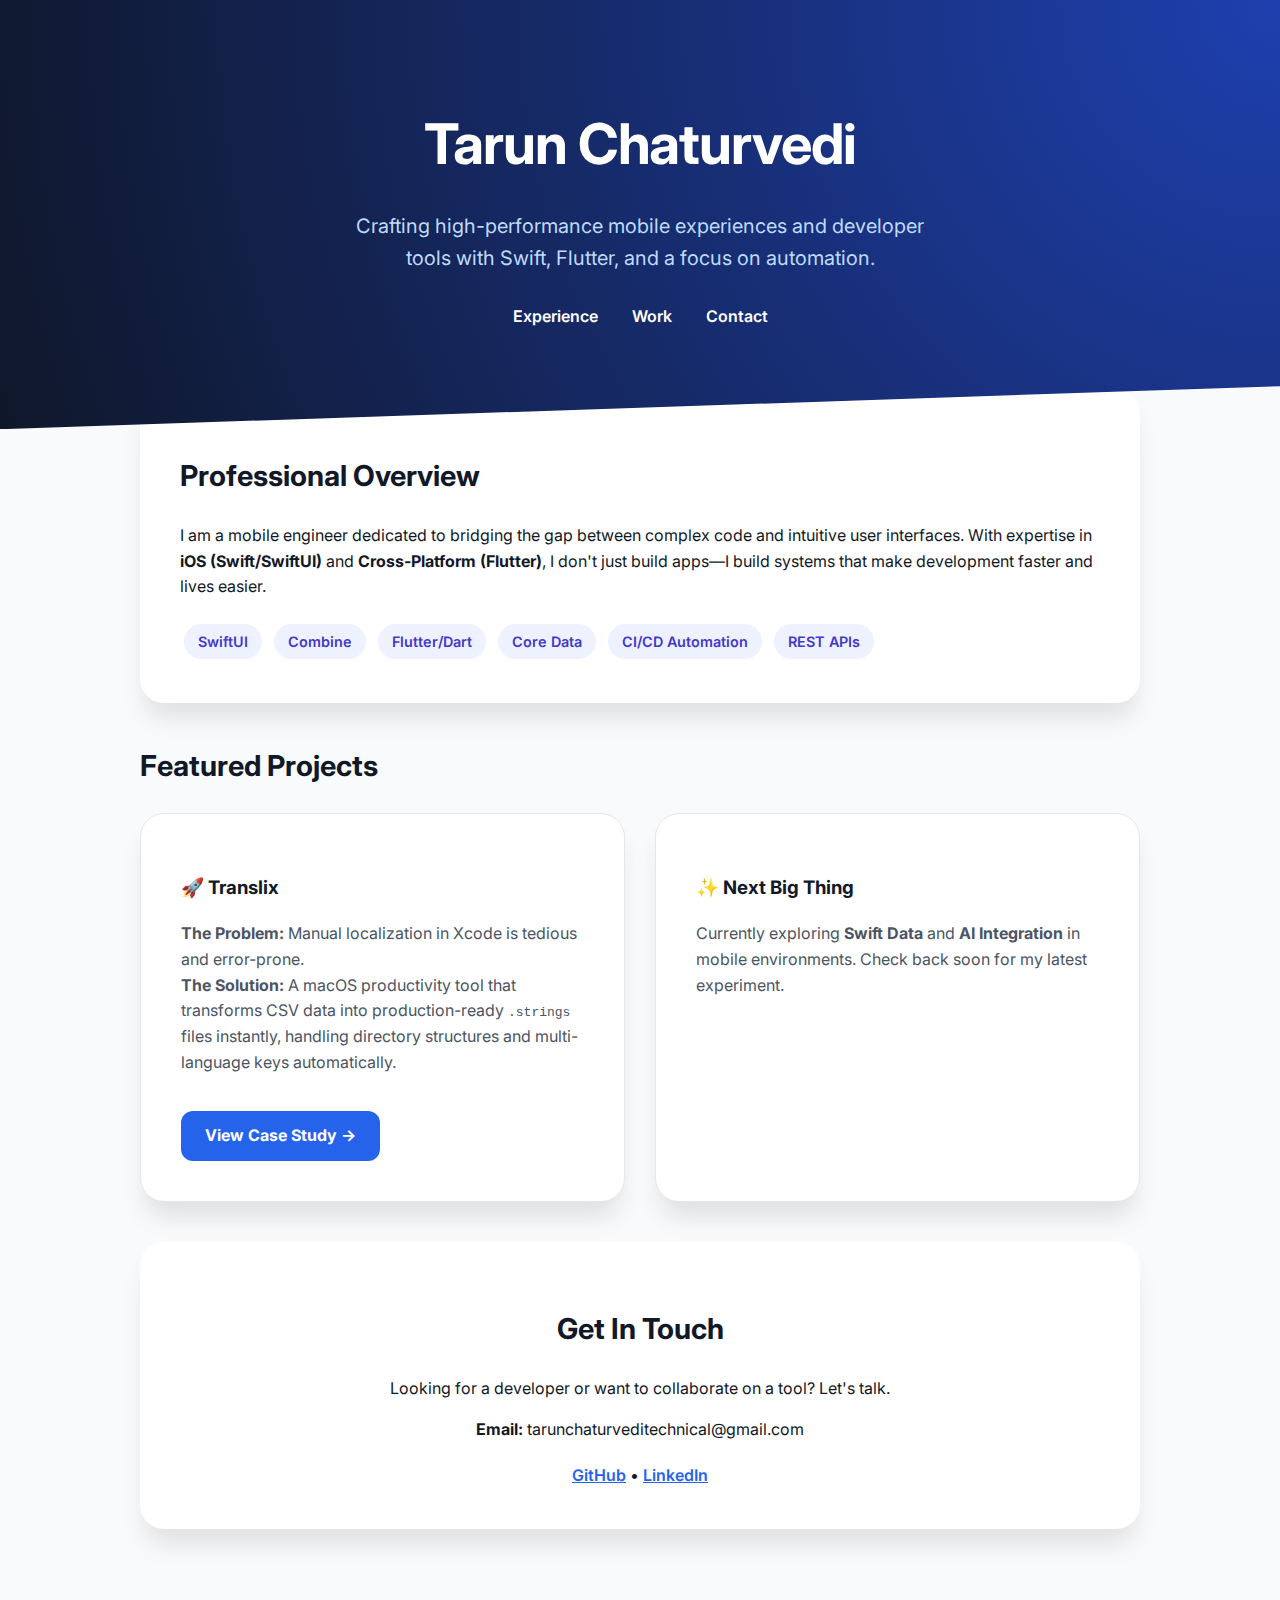
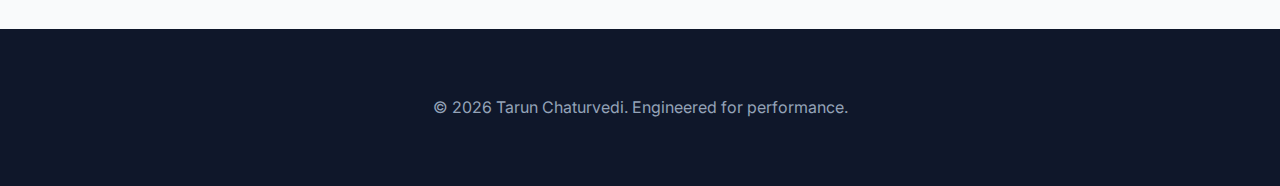
<file: index.html>
<!DOCTYPE html>
<html lang="en">
<head>
  <meta charset="UTF-8" />
  <meta name="viewport" content="width=device-width, initial-scale=1.0"/>
  <title>Tarun Chaturvedi | iOS & Flutter Engineer</title>
  <link rel="preconnect" href="https://fonts.googleapis.com">
  <link rel="preconnect" href="https://fonts.gstatic.com" crossorigin>
  <link href="https://fonts.googleapis.com/css2?family=Inter:wght@400;600;800&display=swap" rel="stylesheet">

  <style>
    :root {
      --primary: #2563eb;
      --primary-dark: #1d4ed8;
      --bg-light: #f9fafb;
      --text-main: #111827;
      --text-muted: #4b5563;
    }

    body {
      font-family: 'Inter', sans-serif;
      margin: 0;
      background: var(--bg-light);
      color: var(--text-main);
      line-height: 1.6;
    }

    header {
      padding: 100px 20px;
      text-align: center;
      background: radial-gradient(circle at top right, #1e40af, #0f172a);
      color: white;
      clip-path: polygon(0 0, 100% 0, 100% 90%, 0% 100%);
    }

    header h1 {
      margin: 0;
      font-size: 3.5rem;
      letter-spacing: -0.02em;
    }

    header p {
      font-size: 1.25rem;
      max-width: 600px;
      margin: 20px auto;
      color: #bfdbfe;
    }

    nav { margin-top: 30px; }
    nav a {
      color: white;
      margin: 0 15px;
      text-decoration: none;
      font-weight: 600;
      transition: color 0.3s;
    }
    nav a:hover { color: #60a5fa; }

    main {
      max-width: 1000px;
      margin: -40px auto 100px;
      padding: 0 20px;
    }

    .card {
      background: white;
      padding: 40px;
      border-radius: 24px;
      box-shadow: 0 20px 25px -5px rgba(0,0,0,0.1);
      margin-bottom: 40px;
    }

    .section-title {
      font-size: 1.8rem;
      margin-bottom: 1.5rem;
      display: flex;
      align-items: center;
      gap: 10px;
    }

    .grid {
      display: grid;
      grid-template-columns: repeat(auto-fit, minmax(300px, 1fr));
      gap: 30px;
    }

    .skill-tag {
      display: inline-block;
      background: #eef2ff;
      color: #4338ca;
      padding: 6px 14px;
      border-radius: 99px;
      font-size: 0.9rem;
      font-weight: 600;
      margin: 4px;
    }

    .project-card {
      border: 1px solid #e5e7eb;
      transition: transform 0.3s, box-shadow 0.3s;
    }
    .project-card:hover {
      transform: translateY(-5px);
      box-shadow: 0 25px 50px -12px rgba(0,0,0,0.15);
    }

    .btn {
      display: inline-block;
      padding: 12px 24px;
      border-radius: 12px;
      background: var(--primary);
      color: white;
      text-decoration: none;
      font-weight: 700;
      margin-top: 20px;
    }

    footer {
      background: #0f172a;
      color: #94a3b8;
      text-align: center;
      padding: 50px 20px;
    }

    @media (max-width: 600px) {
      header h1 { font-size: 2.5rem; }
    }
  </style>
</head>
<body>

<header>
  <h1>Tarun Chaturvedi</h1>
  <p>Crafting high-performance mobile experiences and developer tools with Swift, Flutter, and a focus on automation.</p>
  <nav>
    <a href="#about">Experience</a>
    <a href="#projects">Work</a>
    <a href="#contact">Contact</a>
  </nav>
</header>

<main>
  <section id="about" class="card">
    <h2 class="section-title">Professional Overview</h2>
    <p>
      I am a mobile engineer dedicated to bridging the gap between complex code and intuitive user interfaces. 
      With expertise in <b>iOS (Swift/SwiftUI)</b> and <b>Cross-Platform (Flutter)</b>, I don't just build apps—I build 
      systems that make development faster and lives easier.
    </p>
    <div style="margin-top: 20px;">
      <span class="skill-tag">SwiftUI</span>
      <span class="skill-tag">Combine</span>
      <span class="skill-tag">Flutter/Dart</span>
      <span class="skill-tag">Core Data</span>
      <span class="skill-tag">CI/CD Automation</span>
      <span class="skill-tag">REST APIs</span>
    </div>
  </section>

  <section id="projects">
    <h2 class="section-title">Featured Projects</h2>
    <div class="grid">
      <div class="card project-card">
        <h3>🚀 Translix</h3>
        <p style="color: var(--text-muted);">
          <b>The Problem:</b> Manual localization in Xcode is tedious and error-prone. <br>
          <b>The Solution:</b> A macOS productivity tool that transforms CSV data into production-ready <code>.strings</code> files instantly, handling directory structures and multi-language keys automatically.
        </p>
        <a class="btn" href="Translix/index.html">View Case Study →</a>
      </div>

      <div class="card project-card">
        <h3>✨ Next Big Thing</h3>
        <p style="color: var(--text-muted);">
          Currently exploring <b>Swift Data</b> and <b>AI Integration</b> in mobile environments. Check back soon for my latest experiment.
        </p>
      </div>
    </div>
  </section>

  <section id="contact" class="card" style="text-align: center;">
    <h2 class="section-title" style="justify-content: center;">Get In Touch</h2>
    <p>Looking for a developer or want to collaborate on a tool? Let's talk.</p>
    <p><b>Email:</b> tarunchaturveditechnical@gmail.com</p>
    <div style="margin-top: 20px;">
        <a href="https://github.com/tanuj33" style="color: var(--primary); font-weight: 600;">GitHub</a> • 
        <a href="https://www.linkedin.com/in/tarun-chaturvedi" style="color: var(--primary); font-weight: 600;">LinkedIn</a>
    </div>
  </section>
</main>

<footer>
  <p>© 2026 Tarun Chaturvedi. Engineered for performance.</p>
</footer>

</body>
</html>
</file>
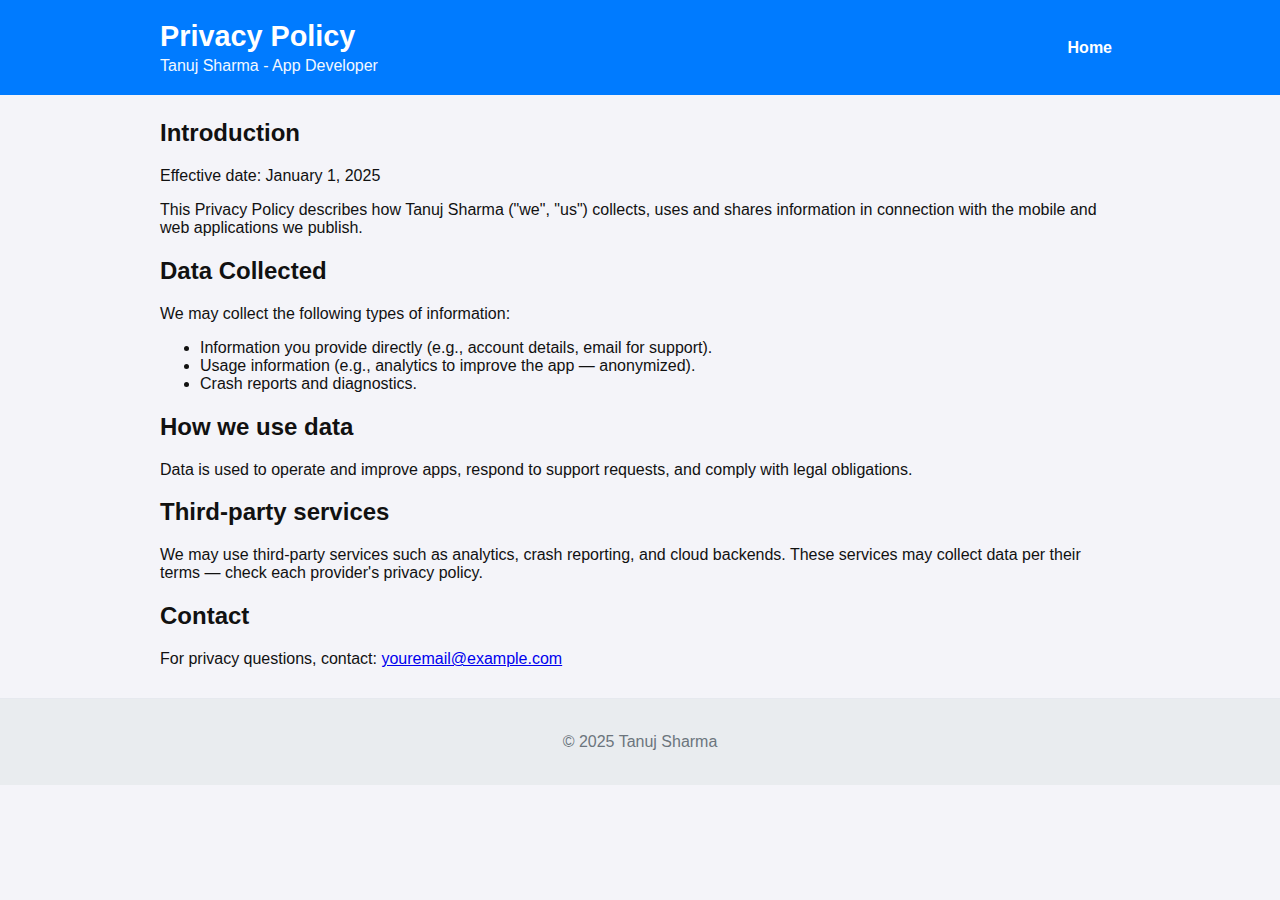
<file: privacy.html>
<!doctype html>
<html lang="en">
<head>
  <meta charset="utf-8" />
  <meta name="viewport" content="width=device-width,initial-scale=1" />
  <title>Privacy Policy — Tanuj Sharma</title>
  <link rel="stylesheet" href="style.css" />
</head>
<body>
  <header>
    <div class="container header-inner"><div class="title"><h1>Privacy Policy</h1><p class="subtitle">Tanuj Sharma - App Developer</p></div><nav class="main-nav"><a href="/">Home</a></nav></div>
  </header>

  <main class="container">
    <section>
      <h2>Introduction</h2>
      <p>Effective date: January 1, 2025</p>
      <p>This Privacy Policy describes how Tanuj Sharma ("we", "us") collects, uses and shares information in connection with the mobile and web applications we publish.</p>
    </section>

    <section>
      <h2>Data Collected</h2>
      <p>We may collect the following types of information:</p>
      <ul>
        <li>Information you provide directly (e.g., account details, email for support).</li>
        <li>Usage information (e.g., analytics to improve the app — anonymized).</li>
        <li>Crash reports and diagnostics.</li>
      </ul>
    </section>

    <section>
      <h2>How we use data</h2>
      <p>Data is used to operate and improve apps, respond to support requests, and comply with legal obligations.</p>
    </section>

    <section>
      <h2>Third-party services</h2>
      <p>We may use third-party services such as analytics, crash reporting, and cloud backends. These services may collect data per their terms — check each provider's privacy policy.</p>
    </section>

    <section>
      <h2>Contact</h2>
      <p>For privacy questions, contact: <a href="mailto:youremail@example.com">youremail@example.com</a></p>
    </section>
  </main>

  <footer><div class="container"><p>&copy; 2025 Tanuj Sharma</p></div></footer>
</body>
</html>
</file>
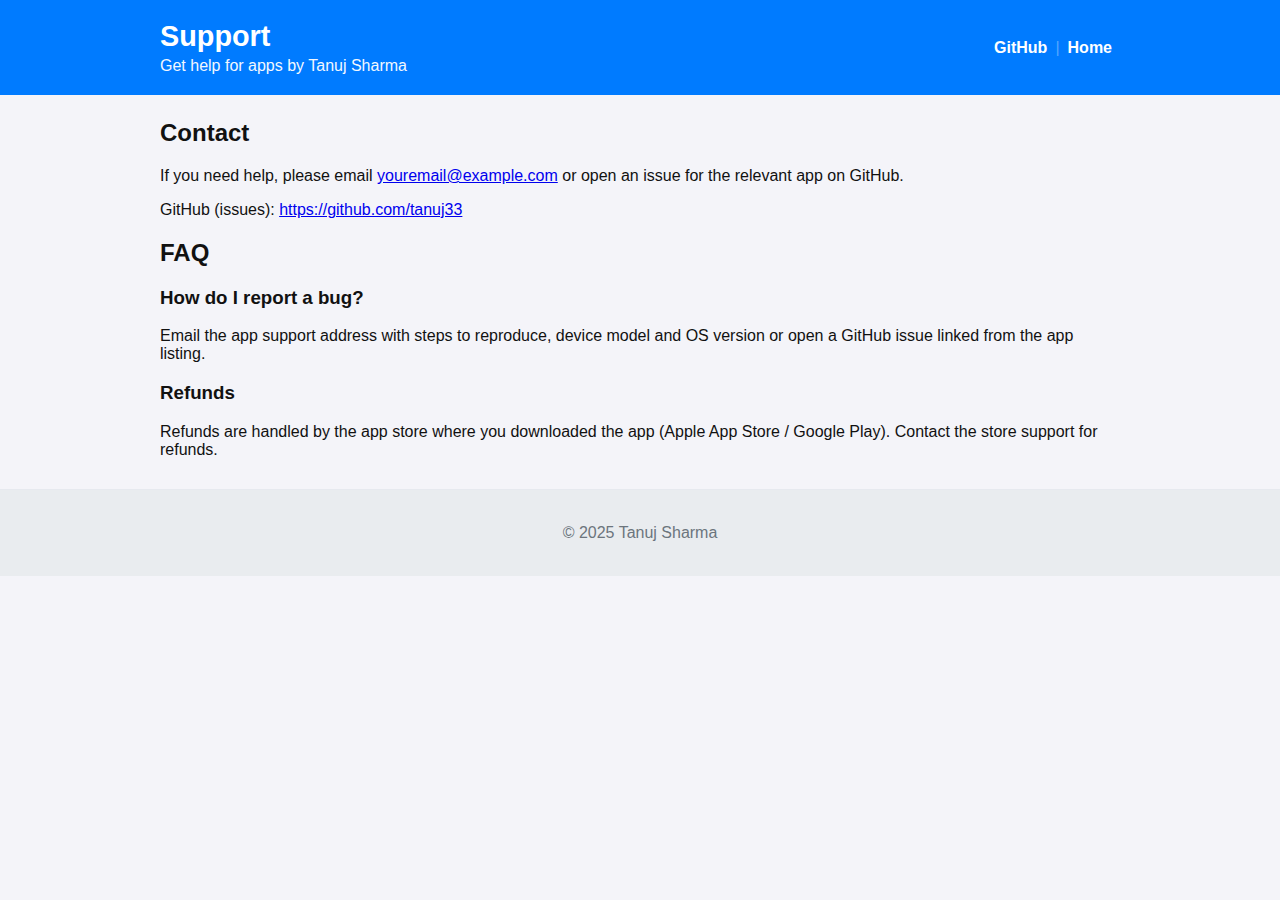
<file: support.html>
<!doctype html>
<html lang="en">
<head>
  <meta charset="utf-8" />
  <meta name="viewport" content="width=device-width,initial-scale=1" />
  <title>Support — Tanuj Sharma</title>
  <link rel="stylesheet" href="style.css" />
</head>
<body>
  <header>
    <div class="container header-inner">
      <div class="title"><h1>Support</h1><p class="subtitle">Get help for apps by Tanuj Sharma</p></div>
      <nav class="main-nav"><a href="https://github.com/tanuj33">GitHub</a><span class="sep">|</span><a href="/">Home</a></nav>
    </div>
  </header>

  <main class="container">
    <section>
      <h2>Contact</h2>
      <p>If you need help, please email <a href="mailto:youremail@example.com">youremail@example.com</a> or open an issue for the relevant app on GitHub.</p>
      <p>GitHub (issues): <a href="https://github.com/tanuj33">https://github.com/tanuj33</a></p>
    </section>

    <section>
      <h2>FAQ</h2>
      <h3>How do I report a bug?</h3>
      <p>Email the app support address with steps to reproduce, device model and OS version or open a GitHub issue linked from the app listing.</p>
      <h3>Refunds</h3>
      <p>Refunds are handled by the app store where you downloaded the app (Apple App Store / Google Play). Contact the store support for refunds.</p>
    </section>
  </main>

  <footer><div class="container"><p>&copy; 2025 Tanuj Sharma</p></div></footer>
</body>
</html>
</file>
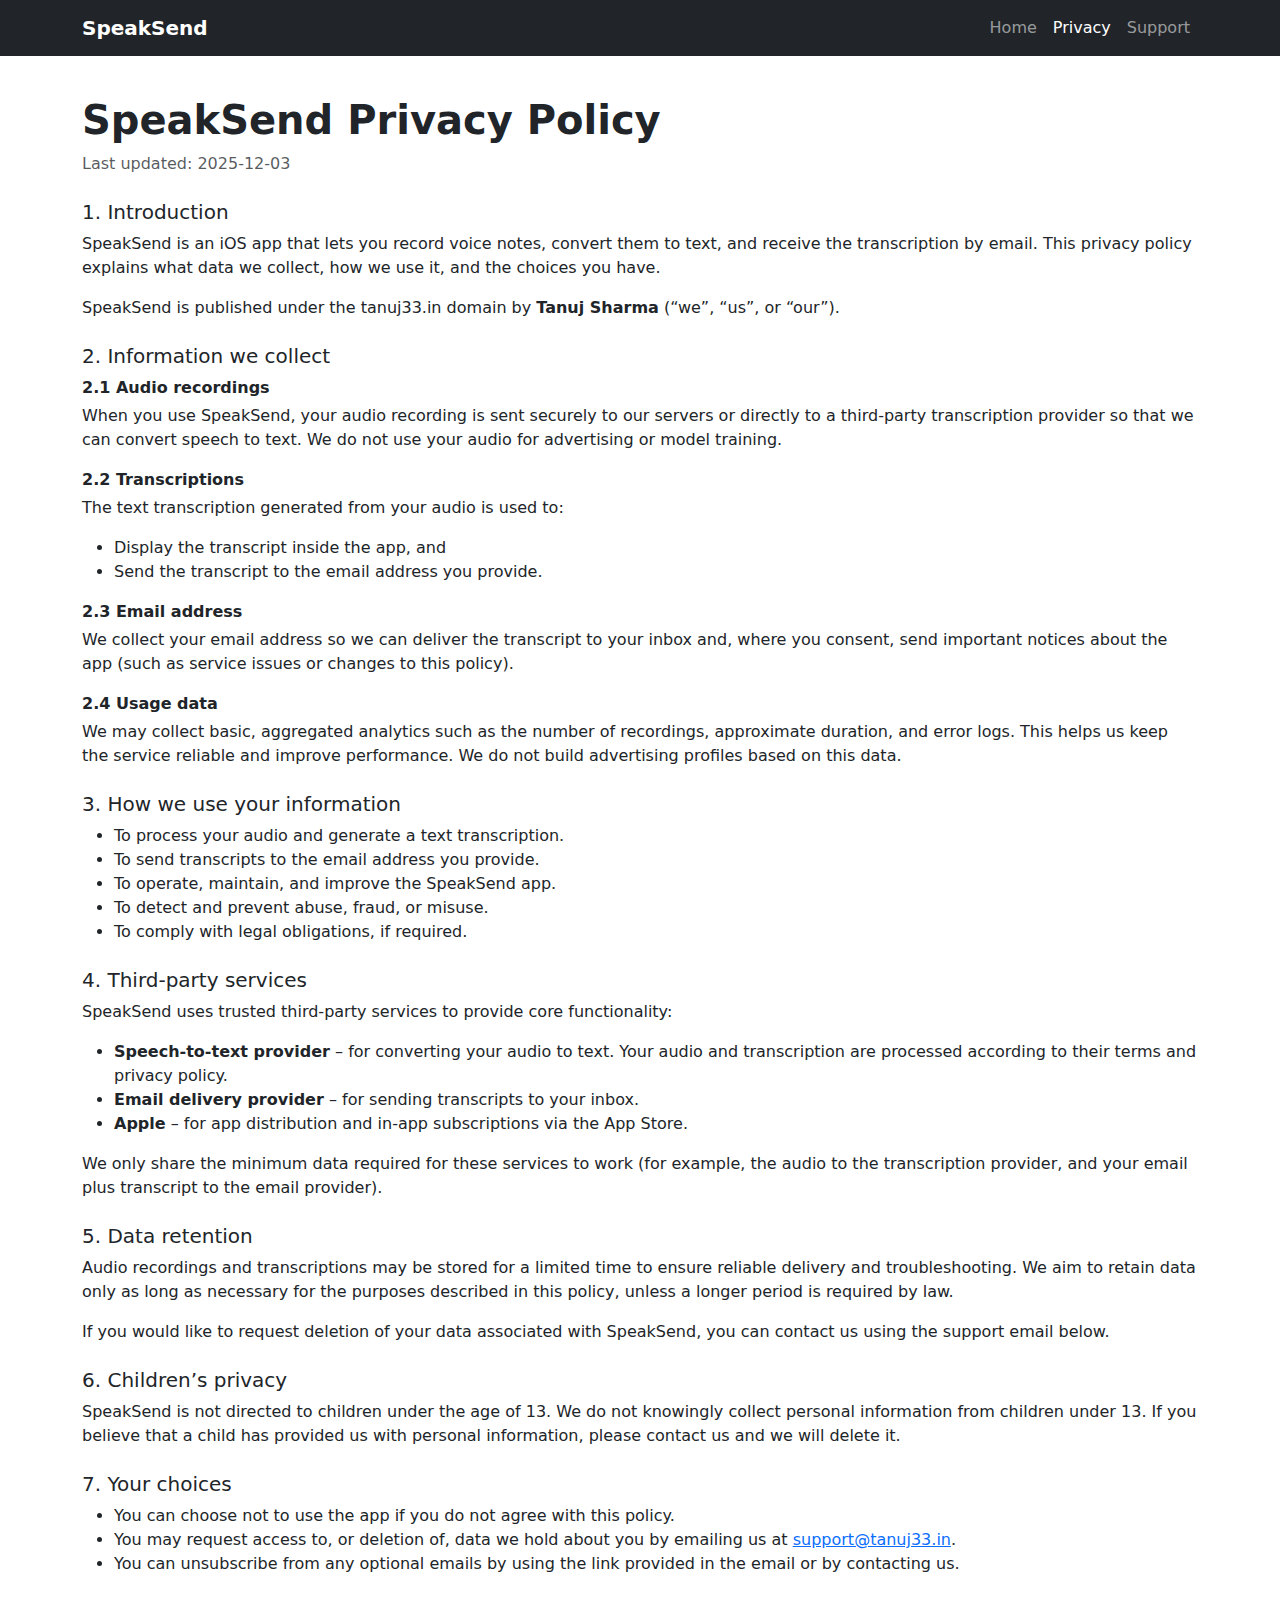
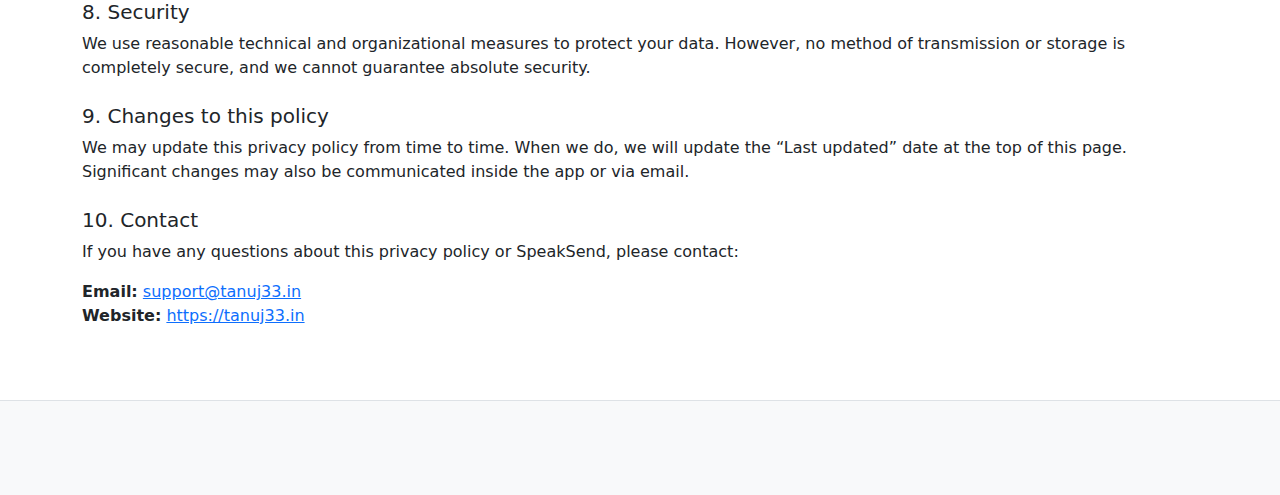
<file: speaksend/privacy.html>
<!DOCTYPE html>
<html lang="en">
<head>
  <meta charset="UTF-8">
  <title>SpeakSend – Privacy Policy</title>
  <meta name="viewport" content="width=device-width, initial-scale=1">
  <meta name="description" content="Privacy policy for the SpeakSend iOS app.">
  <link href="https://cdn.jsdelivr.net/npm/bootstrap@5.3.3/dist/css/bootstrap.min.css" rel="stylesheet">
  <style>
    .fade-section {
      opacity: 0;
      transform: translateY(18px);
      transition: opacity 0.5s ease, transform 0.5s ease;
    }
    .fade-section.visible {
      opacity: 1;
      transform: translateY(0);
    }
    .flag-india {
      width: 24px;
      height: 16px;
      display: inline-block;
    }
    .flag-india svg {
      display: block;
      width: 100%;
      height: 100%;
      border-radius: 2px;
      box-shadow: 0 1px 2px rgba(0,0,0,0.18);
    }
    .navbar.scrolled {
      background-color: #020617 !important;
      box-shadow: 0 4px 15px rgba(15, 23, 42, 0.3);
    }
  </style>
</head>
<body>

<!-- NAVBAR -->
<nav class="navbar navbar-expand-lg navbar-dark bg-dark fixed-top">
  <div class="container">
    <a class="navbar-brand fw-semibold" href="/speaksend/">SpeakSend</a>
    <button class="navbar-toggler" type="button" data-bs-toggle="collapse" data-bs-target="#nav">
      <span class="navbar-toggler-icon"></span>
    </button>
    <div class="collapse navbar-collapse" id="nav">
      <ul class="navbar-nav ms-auto mb-2 mb-lg-0">
        <li class="nav-item"><a class="nav-link" href="/">Home</a></li>
        <li class="nav-item"><a class="nav-link active" href="/speaksend/privacy.html">Privacy</a></li>
        <li class="nav-item"><a class="nav-link" href="/speaksend/support.html">Support</a></li>
      </ul>
    </div>
  </div>
</nav>

<!-- CONTENT -->
<section class="py-5 fade-section" style="padding-top:6rem !important;">
  <div class="container">
    <h1 class="fw-bold mb-2">SpeakSend Privacy Policy</h1>
    <p class="text-muted mb-4">
      Last updated: 2025-12-03
    </p>

    <div class="mb-4">
      <h5>1. Introduction</h5>
      <p>
        SpeakSend is an iOS app that lets you record voice notes, convert them to text,
        and receive the transcription by email. This privacy policy explains what data
        we collect, how we use it, and the choices you have.
      </p>
      <p>
        SpeakSend is published under the tanuj33.in domain by <strong>Tanuj Sharma</strong>
        (“we”, “us”, or “our”).
      </p>
    </div>

    <div class="mb-4">
      <h5>2. Information we collect</h5>
      <p class="mb-1 fw-semibold">2.1 Audio recordings</p>
      <p>
        When you use SpeakSend, your audio recording is sent securely to our servers or
        directly to a third-party transcription provider so that we can convert speech
        to text. We do not use your audio for advertising or model training.
      </p>

      <p class="mb-1 fw-semibold">2.2 Transcriptions</p>
      <p>
        The text transcription generated from your audio is used to:
      </p>
      <ul>
        <li>Display the transcript inside the app, and</li>
        <li>Send the transcript to the email address you provide.</li>
      </ul>

      <p class="mb-1 fw-semibold">2.3 Email address</p>
      <p>
        We collect your email address so we can deliver the transcript to your inbox
        and, where you consent, send important notices about the app (such as service
        issues or changes to this policy).
      </p>

      <p class="mb-1 fw-semibold">2.4 Usage data</p>
      <p>
        We may collect basic, aggregated analytics such as the number of recordings,
        approximate duration, and error logs. This helps us keep the service reliable
        and improve performance. We do not build advertising profiles based on this data.
      </p>
    </div>

    <div class="mb-4">
      <h5>3. How we use your information</h5>
      <ul>
        <li>To process your audio and generate a text transcription.</li>
        <li>To send transcripts to the email address you provide.</li>
        <li>To operate, maintain, and improve the SpeakSend app.</li>
        <li>To detect and prevent abuse, fraud, or misuse.</li>
        <li>To comply with legal obligations, if required.</li>
      </ul>
    </div>

    <div class="mb-4">
      <h5>4. Third-party services</h5>
      <p>SpeakSend uses trusted third-party services to provide core functionality:</p>
      <ul>
        <li>
          <strong>Speech-to-text provider</strong> – for converting your audio to text.
          Your audio and transcription are processed according to their terms and privacy policy.
        </li>
        <li>
          <strong>Email delivery provider</strong> – for sending transcripts to your inbox.
        </li>
        <li>
          <strong>Apple</strong> – for app distribution and in-app subscriptions via the App Store.
        </li>
      </ul>
      <p>
        We only share the minimum data required for these services to work (for example,
        the audio to the transcription provider, and your email plus transcript to the
        email provider).
      </p>
    </div>

    <div class="mb-4">
      <h5>5. Data retention</h5>
      <p>
        Audio recordings and transcriptions may be stored for a limited time to ensure
        reliable delivery and troubleshooting. We aim to retain data only as long as
        necessary for the purposes described in this policy, unless a longer period is
        required by law.
      </p>
      <p>
        If you would like to request deletion of your data associated with SpeakSend,
        you can contact us using the support email below.
      </p>
    </div>

    <div class="mb-4">
      <h5>6. Children’s privacy</h5>
      <p>
        SpeakSend is not directed to children under the age of 13. We do not knowingly
        collect personal information from children under 13. If you believe that a child
        has provided us with personal information, please contact us and we will delete it.
      </p>
    </div>

    <div class="mb-4">
      <h5>7. Your choices</h5>
      <ul>
        <li>You can choose not to use the app if you do not agree with this policy.</li>
        <li>
          You may request access to, or deletion of, data we hold about you by emailing us at
          <a href="mailto:support@tanuj33.in">support@tanuj33.in</a>.
        </li>
        <li>
          You can unsubscribe from any optional emails by using the link provided in
          the email or by contacting us.
        </li>
      </ul>
    </div>

    <div class="mb-4">
      <h5>8. Security</h5>
      <p>
        We use reasonable technical and organizational measures to protect your data.
        However, no method of transmission or storage is completely secure, and we
        cannot guarantee absolute security.
      </p>
    </div>

    <div class="mb-4">
      <h5>9. Changes to this policy</h5>
      <p>
        We may update this privacy policy from time to time. When we do, we will update
        the “Last updated” date at the top of this page. Significant changes may also
        be communicated inside the app or via email.
      </p>
    </div>

    <div class="mb-4">
      <h5>10. Contact</h5>
      <p>
        If you have any questions about this privacy policy or SpeakSend, please contact:
      </p>
      <p class="mb-0">
        <strong>Email:</strong> <a href="mailto:support@tanuj33.in">support@tanuj33.in</a><br>
        <strong>Website:</strong> <a href="https://tanuj33.in">https://tanuj33.in</a>
      </p>
    </div>
  </div>
</section>

<!-- FOOTER -->
<footer class="border-top py-4 bg-light">
  <div class="container text-center fade-section">
    <div class="small text-muted mb-1">
      © <span id="year"></span> tanuj33.in · SpeakSend
    </div>
    <div class="d-flex justify-content-center align-items-center gap-2 small text-muted">
      <span class="flag-india" aria-hidden="true">
        <svg viewBox="0 0 24 16">
          <rect width="24" height="16" fill="#ffffff"/>
          <rect width="24" height="5.33" y="0" fill="#FF9933"/>
          <rect width="24" height="5.33" y="10.67" fill="#138808"/>
          <circle cx="12" cy="8" r="3.2" stroke="#054187" stroke-width="0.6" fill="none"/>
          <circle cx="12" cy="8" r="0.5" fill="#054187"/>
          <g stroke="#054187" stroke-width="0.3">
            <line x1="12" y1="4.8" x2="12" y2="6.1"/>
            <line x1="12" y1="9.9" x2="12" y2="11.2"/>
            <line x1="8.8" y1="8" x2="10.1" y2="8"/>
            <line x1="13.9" y1="8" x2="15.2" y2="8"/>
            <line x1="9.3" y1="5.4" x2="10.2" y2="6.2"/>
            <line x1="14.7" y1="10.0" x2="13.8" y2="9.2"/>
            <line x1="9.3" y1="10.6" x2="10.2" y2="9.8"/>
            <line x1="14.7" y1="5.4" x2="13.8" y2="6.2"/>
          </g>
        </svg>
      </span>
      <span>Made in India</span>
    </div>
  </div>
</footer>

<script src="https://cdn.jsdelivr.net/npm/bootstrap@5.3.3/dist/js/bootstrap.bundle.min.js"></script>
<script>
  document.getElementById('year').textContent = new Date().getFullYear();

  // Scroll reveal
  const sections = document.querySelectorAll('.fade-section');
  const observer = new IntersectionObserver(
    (entries) => {
      entries.forEach((entry) => {
        if (entry.isIntersecting) {
          entry.target.classList.add('visible');
          observer.unobserve(entry.target);
        }
      });
    },
    { threshold: 0.15 }
  );
  sections.forEach((sec) => observer.observe(sec));

  const nav = document.querySelector('.navbar');
  window.addEventListener('scroll', () => {
    if (window.scrollY > 20) nav.classList.add('scrolled');
    else nav.classList.remove('scrolled');
  });
</script>

</body>
</html>
</file>
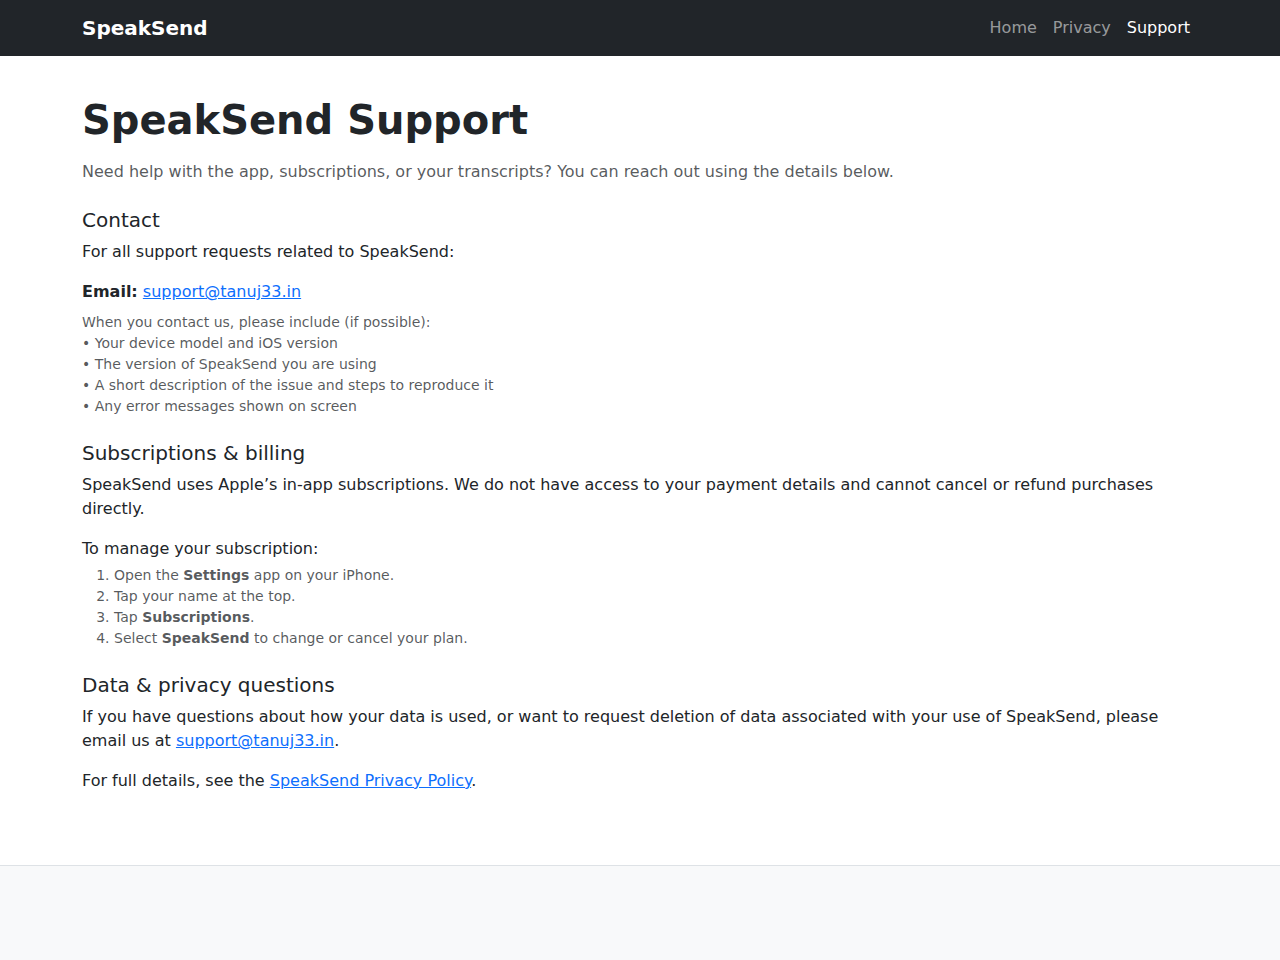
<file: speaksend/support.html>
<!DOCTYPE html>
<html lang="en">
<head>
  <meta charset="UTF-8">
  <title>SpeakSend – Support</title>
  <meta name="viewport" content="width=device-width, initial-scale=1">
  <meta name="description" content="Support and contact information for the SpeakSend iOS app.">
  <link href="https://cdn.jsdelivr.net/npm/bootstrap@5.3.3/dist/css/bootstrap.min.css" rel="stylesheet">
  <style>
    .fade-section {
      opacity: 0;
      transform: translateY(18px);
      transition: opacity 0.5s ease, transform 0.5s ease;
    }
    .fade-section.visible {
      opacity: 1;
      transform: translateY(0);
    }
    .flag-india {
      width: 24px;
      height: 16px;
      display: inline-block;
    }
    .flag-india svg {
      display: block;
      width: 100%;
      height: 100%;
      border-radius: 2px;
      box-shadow: 0 1px 2px rgba(0,0,0,0.18);
    }
    .navbar.scrolled {
      background-color: #020617 !important;
      box-shadow: 0 4px 15px rgba(15, 23, 42, 0.3);
    }
  </style>
</head>
<body>

<!-- NAVBAR -->
<nav class="navbar navbar-expand-lg navbar-dark bg-dark fixed-top">
  <div class="container">
    <a class="navbar-brand fw-semibold" href="/speaksend/">SpeakSend</a>
    <button class="navbar-toggler" type="button" data-bs-toggle="collapse" data-bs-target="#nav">
      <span class="navbar-toggler-icon"></span>
    </button>
    <div class="collapse navbar-collapse" id="nav">
      <ul class="navbar-nav ms-auto mb-2 mb-lg-0">
        <li class="nav-item"><a class="nav-link" href="/">Home</a></li>
        <li class="nav-item"><a class="nav-link" href="/speaksend/privacy.html">Privacy</a></li>
        <li class="nav-item"><a class="nav-link active" href="/speaksend/support.html">Support</a></li>
      </ul>
    </div>
  </div>
</nav>

<!-- CONTENT -->
<section class="py-5 fade-section" style="padding-top:6rem !important;">
  <div class="container">
    <h1 class="fw-bold mb-3">SpeakSend Support</h1>
    <p class="text-muted mb-4">
      Need help with the app, subscriptions, or your transcripts? You can reach out using the details below.
    </p>

    <div class="mb-4">
      <h5>Contact</h5>
      <p>
        For all support requests related to SpeakSend:
      </p>
      <p class="mb-0">
        <strong>Email:</strong>
        <a href="mailto:support@tanuj33.in">support@tanuj33.in</a>
      </p>
      <p class="text-muted small mt-2 mb-0">
        When you contact us, please include (if possible):<br>
        • Your device model and iOS version<br>
        • The version of SpeakSend you are using<br>
        • A short description of the issue and steps to reproduce it<br>
        • Any error messages shown on screen
      </p>
    </div>

    <div class="mb-4">
      <h5>Subscriptions & billing</h5>
      <p>
        SpeakSend uses Apple’s in-app subscriptions. We do not have access to your payment details and
        cannot cancel or refund purchases directly.
      </p>
      <p class="mb-1">
        To manage your subscription:
      </p>
      <ol class="text-muted small">
        <li>Open the <strong>Settings</strong> app on your iPhone.</li>
        <li>Tap your name at the top.</li>
        <li>Tap <strong>Subscriptions</strong>.</li>
        <li>Select <strong>SpeakSend</strong> to change or cancel your plan.</li>
      </ol>
    </div>

    <div class="mb-4">
      <h5>Data & privacy questions</h5>
      <p>
        If you have questions about how your data is used, or want to request deletion of data associated
        with your use of SpeakSend, please email us at
        <a href="mailto:support@tanuj33.in">support@tanuj33.in</a>.
      </p>
      <p class="mb-0">
        For full details, see the
        <a href="/speaksend/privacy.html">SpeakSend Privacy Policy</a>.
      </p>
    </div>
  </div>
</section>

<!-- FOOTER -->
<footer class="border-top py-4 bg-light">
  <div class="container text-center fade-section">
    <div class="small text-muted mb-1">
      © <span id="year"></span> tanuj33.in · SpeakSend
    </div>
    <div class="d-flex justify-content-center align-items-center gap-2 small text-muted">
      <span class="flag-india" aria-hidden="true">
        <svg viewBox="0 0 24 16">
          <rect width="24" height="16" fill="#ffffff"/>
          <rect width="24" height="5.33" y="0" fill="#FF9933"/>
          <rect width="24" height="5.33" y="10.67" fill="#138808"/>
          <circle cx="12" cy="8" r="3.2" stroke="#054187" stroke-width="0.6" fill="none"/>
          <circle cx="12" cy="8" r="0.5" fill="#054187"/>
          <g stroke="#054187" stroke-width="0.3">
            <line x1="12" y1="4.8" x2="12" y2="6.1"/>
            <line x1="12" y1="9.9" x2="12" y2="11.2"/>
            <line x1="8.8" y1="8" x2="10.1" y2="8"/>
            <line x1="13.9" y1="8" x2="15.2" y2="8"/>
            <line x1="9.3" y1="5.4" x2="10.2" y2="6.2"/>
            <line x1="14.7" y1="10.0" x2="13.8" y2="9.2"/>
            <line x1="9.3" y1="10.6" x2="10.2" y2="9.8"/>
            <line x1="14.7" y1="5.4" x2="13.8" y2="6.2"/>
          </g>
        </svg>
      </span>
      <span>Made in India</span>
    </div>
  </div>
</footer>

<script src="https://cdn.jsdelivr.net/npm/bootstrap@5.3.3/dist/js/bootstrap.bundle.min.js"></script>
<script>
  document.getElementById('year').textContent = new Date().getFullYear();

  // Scroll reveal
  const sections = document.querySelectorAll('.fade-section');
  const observer = new IntersectionObserver(
    (entries) => {
      entries.forEach((entry) => {
        if (entry.isIntersecting) {
          entry.target.classList.add('visible');
          observer.unobserve(entry.target);
        }
      });
    },
    { threshold: 0.15 }
  );
  sections.forEach((sec) => observer.observe(sec));

  const nav = document.querySelector('.navbar');
  window.addEventListener('scroll', () => {
    if (window.scrollY > 20) nav.classList.add('scrolled');
    else nav.classList.remove('scrolled');
  });
</script>

</body>
</html>
</file>
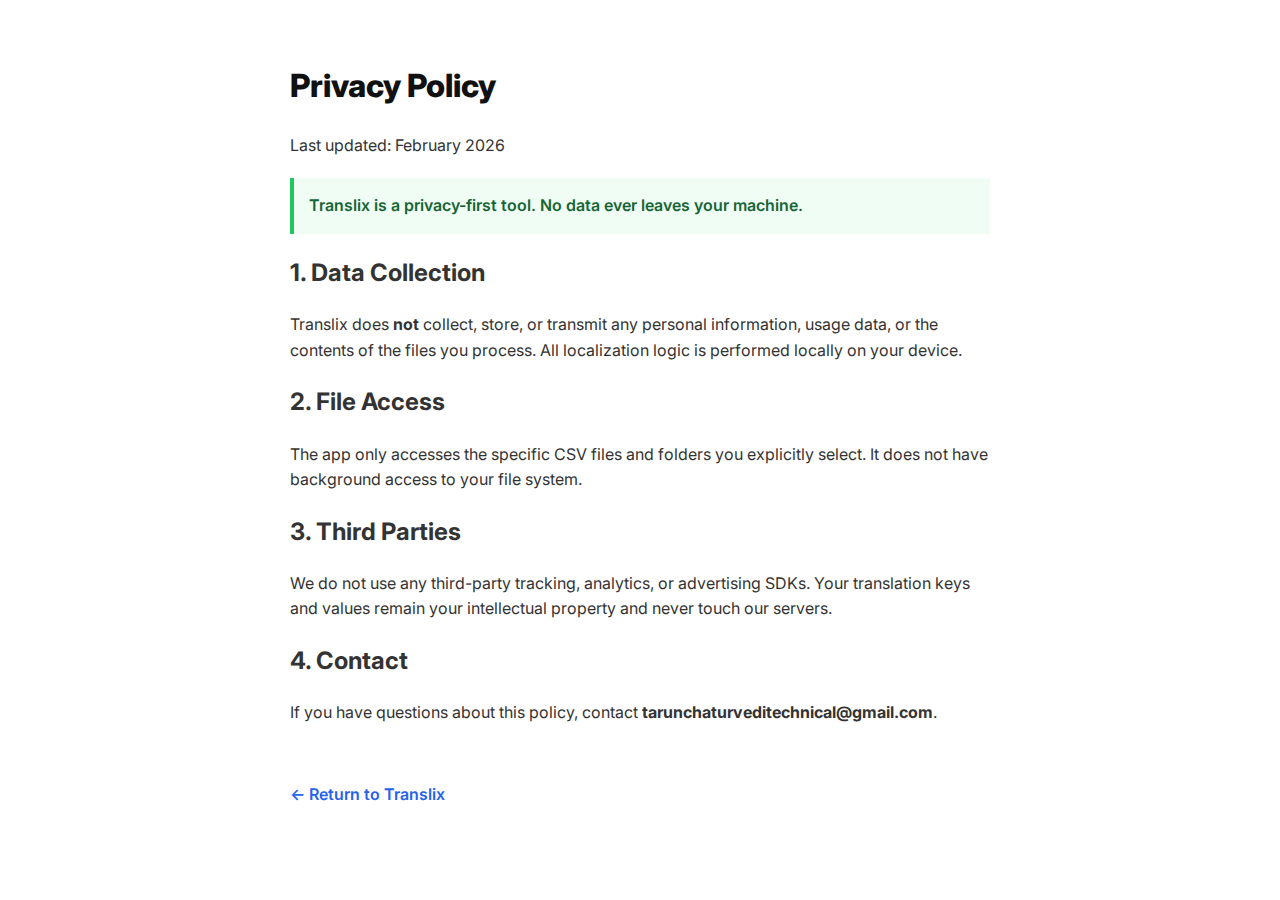
<file: Translix/privacy.html>
<!DOCTYPE html>
<html lang="en">
<head>
  <meta charset="UTF-8"/>
  <meta name="viewport" content="width=device-width, initial-scale=1.0"/>
  <title>Privacy Policy | Translix</title>
  <link href="https://fonts.googleapis.com/css2?family=Inter:wght@400;600&display=swap" rel="stylesheet">
  <style>
    body { font-family: 'Inter', sans-serif; line-height: 1.6; color: #333; max-width: 700px; margin: 60px auto; padding: 0 20px; background: #fff; }
    h1 { font-weight: 800; color: #111; }
    .status-box { background: #f0fdf4; border-left: 4px solid #22c55e; padding: 15px; margin: 20px 0; font-weight: 600; color: #166534; }
    .back-link { display: inline-block; margin-top: 40px; color: #2563eb; text-decoration: none; font-weight: 600; }
  </style>
</head>
<body>

  <h1>Privacy Policy</h1>
  <p>Last updated: February 2026</p>

  <div class="status-box">
    Translix is a privacy-first tool. No data ever leaves your machine.
  </div>

  <h2>1. Data Collection</h2>
  <p>Translix does <b>not</b> collect, store, or transmit any personal information, usage data, or the contents of the files you process. All localization logic is performed locally on your device.</p>

  <h2>2. File Access</h2>
  <p>The app only accesses the specific CSV files and folders you explicitly select. It does not have background access to your file system.</p>

  <h2>3. Third Parties</h2>
  <p>We do not use any third-party tracking, analytics, or advertising SDKs. Your translation keys and values remain your intellectual property and never touch our servers.</p>

  <h2>4. Contact</h2>
  <p>If you have questions about this policy, contact <b>tarunchaturveditechnical@gmail.com</b>.</p>

  <a href="index.html" class="back-link">← Return to Translix</a>

</body>
</html>
</file>
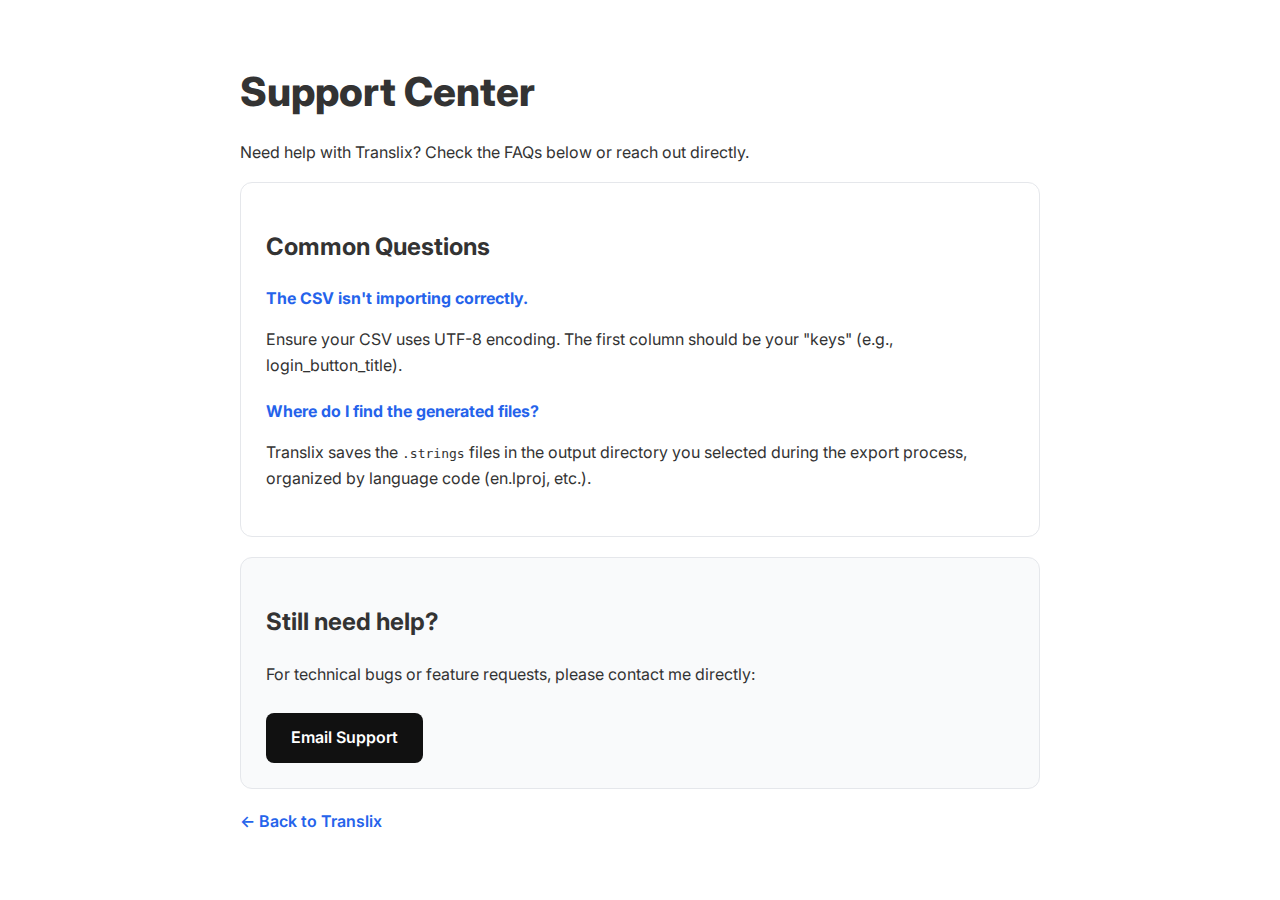
<file: Translix/support.html>
<!DOCTYPE html>
<html lang="en">
<head>
  <meta charset="UTF-8"/>
  <meta name="viewport" content="width=device-width, initial-scale=1.0"/>
  <title>Support | Translix</title>
  <link href="https://fonts.googleapis.com/css2?family=Inter:wght@400;600;800&display=swap" rel="stylesheet">
  <style>
    body { font-family: 'Inter', sans-serif; line-height: 1.6; color: #333; max-width: 800px; margin: 60px auto; padding: 0 20px; }
    .card { border: 1px solid #e5e7eb; border-radius: 12px; padding: 25px; margin-bottom: 20px; }
    h1 { font-weight: 800; font-size: 2.5rem; margin-bottom: 10px; }
    .contact-btn { display: inline-block; background: #111; color: #fff; padding: 12px 25px; border-radius: 8px; text-decoration: none; font-weight: 600; margin-top: 10px; }
    .faq-item { margin-bottom: 20px; }
    .faq-item b { display: block; margin-bottom: 5px; color: #2563eb; }
  </style>
</head>
<body>

  <h1>Support Center</h1>
  <p>Need help with Translix? Check the FAQs below or reach out directly.</p>

  <div class="card">
    <h2>Common Questions</h2>
    <div class="faq-item">
      <b>The CSV isn't importing correctly.</b>
      <p>Ensure your CSV uses UTF-8 encoding. The first column should be your "keys" (e.g., login_button_title).</p>
    </div>
    <div class="faq-item">
      <b>Where do I find the generated files?</b>
      <p>Translix saves the <code>.strings</code> files in the output directory you selected during the export process, organized by language code (en.lproj, etc.).</p>
    </div>
  </div>

  <div class="card" style="background: #f9fafb;">
    <h2>Still need help?</h2>
    <p>For technical bugs or feature requests, please contact me directly:</p>
    <a href="mailto:tarunchaturveditechnical@gmail.com" class="contact-btn">Email Support</a>
  </div>

  <p><a href="index.html" style="color: #2563eb; text-decoration: none; font-weight: 600;">← Back to Translix</a></p>

</body>
</html>
</file>
<file: style.css>
:root{
  --primary:#007bff;
  --muted:#6c757d;
  --bg:#f4f4f9;
  --card:#ffffff;
  --accent:#00bcd4;
  --text:#111;
}

*{box-sizing:border-box}

body{
  font-family: -apple-system, BlinkMacSystemFont, "Segoe UI", Roboto, "Helvetica Neue", Arial;
  margin:0; padding:0; background:var(--bg); color:var(--text); -webkit-font-smoothing:antialiased;
}

.container{ max-width:1000px; margin:0 auto; padding:0 20px; }

header{ background:var(--primary); color:#fff; padding:20px 0; margin-bottom:24px; }
.header-inner{ display:flex; align-items:center; justify-content:space-between; gap:16px; }

.title h1{ margin:0; font-size:1.8rem }
.subtitle{ margin:4px 0 0; opacity:0.95 }

.main-nav a{ color:#fff; margin:0 8px; text-decoration:none; font-weight:600 }
.main-nav .sep{ color:rgba(255,255,255,0.35) }

#theme-toggle{ background:transparent; border:1px solid rgba(255,255,255,0.2); color:#fff; padding:6px 10px; border-radius:6px; cursor:pointer }

.hero{ text-align:center; padding:6px 0 24px }
.hero h2{ margin:6px 0 10px }
.lead{ max-width:720px; margin:0 auto; color:#333 }

.projects h2{ color:var(--primary); border-bottom:2px solid #e6e9ef; padding-bottom:10px }

.app-card{ background:var(--card); border-radius:10px; padding:18px; margin:18px 0; display:flex; gap:18px; align-items:center; box-shadow:0 6px 18px rgba(20,20,30,0.04); transition:transform .2s }
.app-card:hover{ transform:translateY(-6px) }

.app-screenshot{ max-width:300px; width:35%; border-radius:6px; object-fit:cover }
.app-details{ width:65% }

.tags span{ display:inline-block; background:#eaf9fb; color:var(--accent); padding:6px 10px; border-radius:6px; margin-right:8px; margin-bottom:8px }

.links a{ color:var(--primary); text-decoration:none; font-weight:600 }
.links a.disabled{ color:#999; pointer-events:none }

.about{ margin:30px 0 60px }

footer{ text-align:center; padding:18px 0; margin-top:30px; border-top:1px solid #e6e9ef; background:#e9ecef; color:var(--muted) }

/* Dark theme overrides */
:root[data-theme="dark"]{ --bg:#0b1020; --card:#0f1724; --text:#e6eef8; --muted:#9aa6b2; --primary:#1e90ff; --accent:#4fd1c5 }

:root[data-theme="dark"] header{ background:var(--primary) }
:root[data-theme="dark"] .main-nav a{ color:#fff }

/* Responsive */
@media (max-width:820px){ .header-inner{ flex-direction:column; text-align:center } .app-card{ flex-direction:column } .app-screenshot{ width:100% } .app-details{ width:100% } }
</file>
